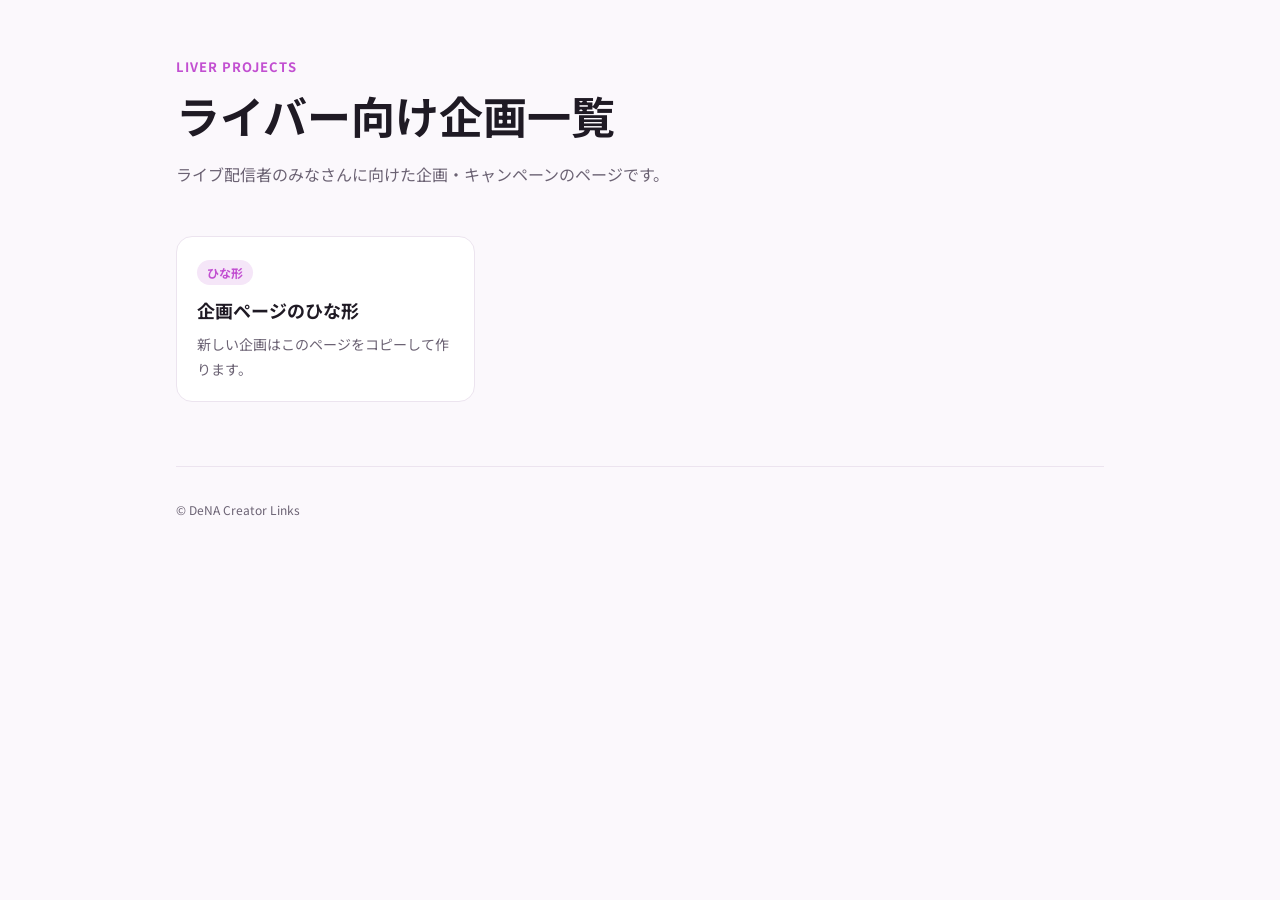
<file: index.html>
<!doctype html>
<html lang="ja">
<head>
<meta charset="utf-8">
<meta name="viewport" content="width=device-width, initial-scale=1">
<title>企画一覧</title>
<link rel="preconnect" href="https://fonts.googleapis.com">
<link href="https://fonts.googleapis.com/css2?family=Noto+Sans+JP:wght@400;700&display=swap" rel="stylesheet">
<link rel="stylesheet" href="/assets/style.css">
</head>
<body>
<div class="wrap">
  <header class="site">
    <div class="eyebrow">LIVER PROJECTS</div>
    <h1>ライバー向け企画一覧</h1>
    <p class="lead">ライブ配信者のみなさんに向けた企画・キャンペーンのページです。</p>
  </header>

  <div class="grid">
    <!-- 企画を追加するときは、このカードをコピーしてください -->
    <a class="card" href="/_template/">
      <span class="tag">ひな形</span>
      <h3>企画ページのひな形</h3>
      <p>新しい企画はこのページをコピーして作ります。</p>
    </a>
  </div>

  <footer>© DeNA Creator Links</footer>
</div>
</body>
</html>
</file>
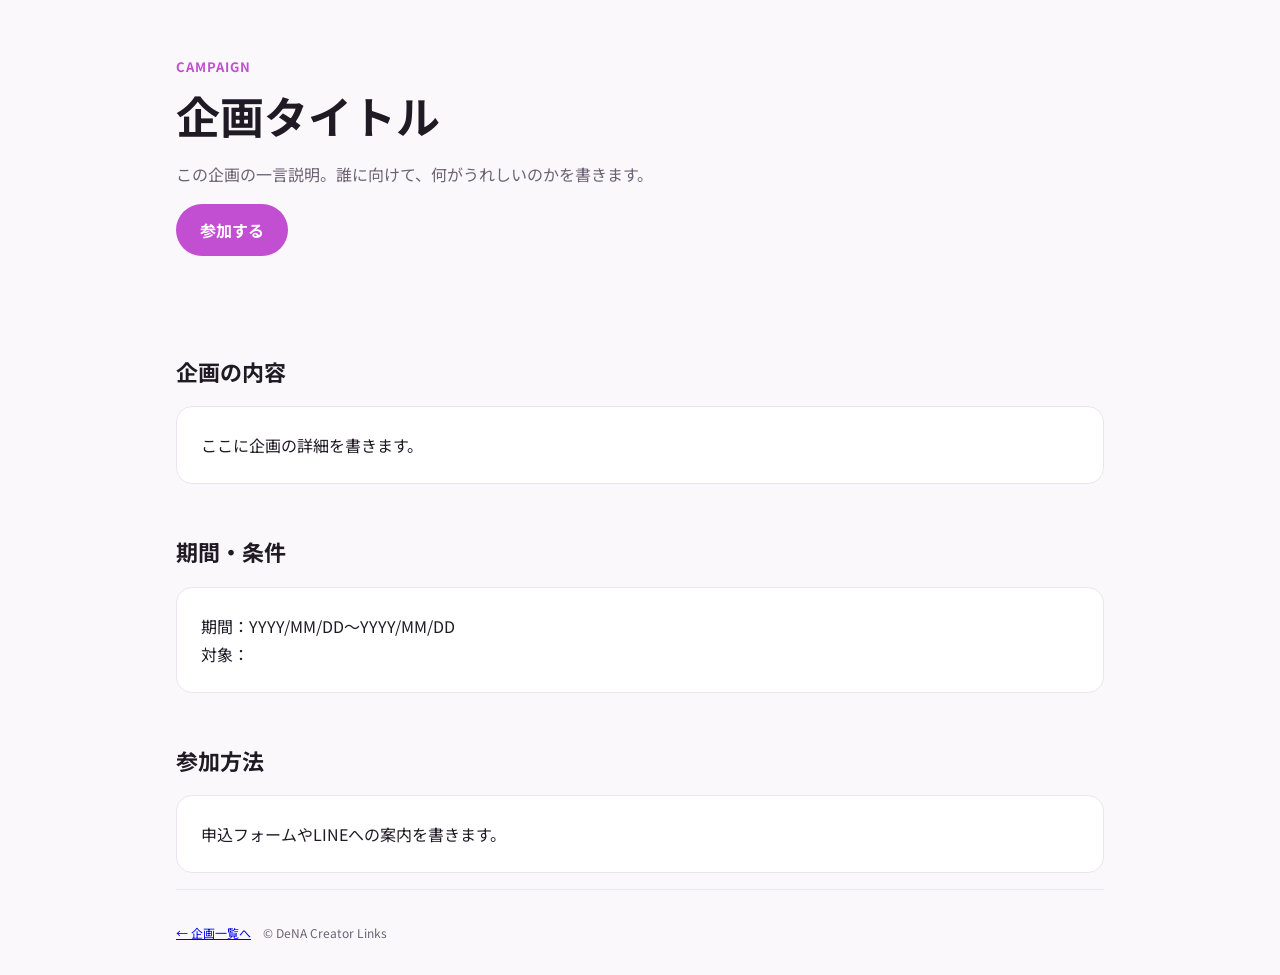
<file: _template/index.html>
<!doctype html>
<html lang="ja">
<head>
<meta charset="utf-8">
<meta name="viewport" content="width=device-width, initial-scale=1">
<title>企画タイトル</title>
<meta name="description" content="企画の一言説明">
<link rel="preconnect" href="https://fonts.googleapis.com">
<link href="https://fonts.googleapis.com/css2?family=Noto+Sans+JP:wght@400;700&display=swap" rel="stylesheet">
<link rel="stylesheet" href="/assets/style.css">
</head>
<body>
<div class="wrap">
  <header class="site">
    <div class="eyebrow">CAMPAIGN</div>
    <h1>企画タイトル</h1>
    <p class="lead">この企画の一言説明。誰に向けて、何がうれしいのかを書きます。</p>
    <p><a class="btn" href="#join">参加する</a></p>
  </header>

  <h2>企画の内容</h2>
  <div class="section">ここに企画の詳細を書きます。</div>

  <h2>期間・条件</h2>
  <div class="section">期間：YYYY/MM/DD〜YYYY/MM/DD<br>対象：</div>

  <h2 id="join">参加方法</h2>
  <div class="section">申込フォームやLINEへの案内を書きます。</div>

  <footer><a href="/">← 企画一覧へ</a>　© DeNA Creator Links</footer>
</div>
</body>
</html>
</file>
<file: assets/style.css>
:root {
  --bg: #fbf8fc;
  --surface: #ffffff;
  --text: #1f1a24;
  --muted: #6b6273;
  --accent: #c24fd1;
  --accent-soft: #f5e6f8;
  --line: #ece4ef;
  --radius: 16px;
}
@media (prefers-color-scheme: dark) {
  :root {
    --bg: #15111a;
    --surface: #1f1a26;
    --text: #f3eef6;
    --muted: #a99fb2;
    --accent: #e08aec;
    --accent-soft: #3a2741;
    --line: #2f2736;
  }
}
* { box-sizing: border-box; }
body {
  margin: 0;
  background: var(--bg);
  color: var(--text);
  font-family: "Noto Sans JP", system-ui, -apple-system, sans-serif;
  line-height: 1.75;
}
.wrap { max-width: 960px; margin: 0 auto; padding: 0 16px; }
header.site { padding: 56px 0 32px; }
.eyebrow { color: var(--accent); font-weight: 700; font-size: 13px; letter-spacing: .08em; }
h1 { font-size: clamp(28px, 5vw, 44px); line-height: 1.3; margin: 8px 0 12px; }
h2 { font-size: 22px; margin: 48px 0 16px; }
.lead { color: var(--muted); font-size: 16px; max-width: 640px; }
.grid { display: grid; grid-template-columns: repeat(auto-fill, minmax(260px, 1fr)); gap: 16px; padding-bottom: 64px; }
.card {
  display: block; background: var(--surface); border: 1px solid var(--line);
  border-radius: var(--radius); padding: 20px; color: inherit; text-decoration: none;
  transition: transform .15s, border-color .15s;
}
.card:hover { transform: translateY(-2px); border-color: var(--accent); }
.card .tag { display: inline-block; background: var(--accent-soft); color: var(--accent); font-size: 12px; font-weight: 700; padding: 2px 10px; border-radius: 99px; }
.card h3 { margin: 10px 0 6px; font-size: 18px; }
.card p { margin: 0; color: var(--muted); font-size: 14px; }
.section { background: var(--surface); border: 1px solid var(--line); border-radius: var(--radius); padding: 24px; margin-bottom: 16px; }
.btn { display: inline-block; background: var(--accent); color: #fff; font-weight: 700; padding: 12px 24px; border-radius: 99px; text-decoration: none; }
footer { color: var(--muted); font-size: 12px; padding: 32px 0; border-top: 1px solid var(--line); }
</file>
